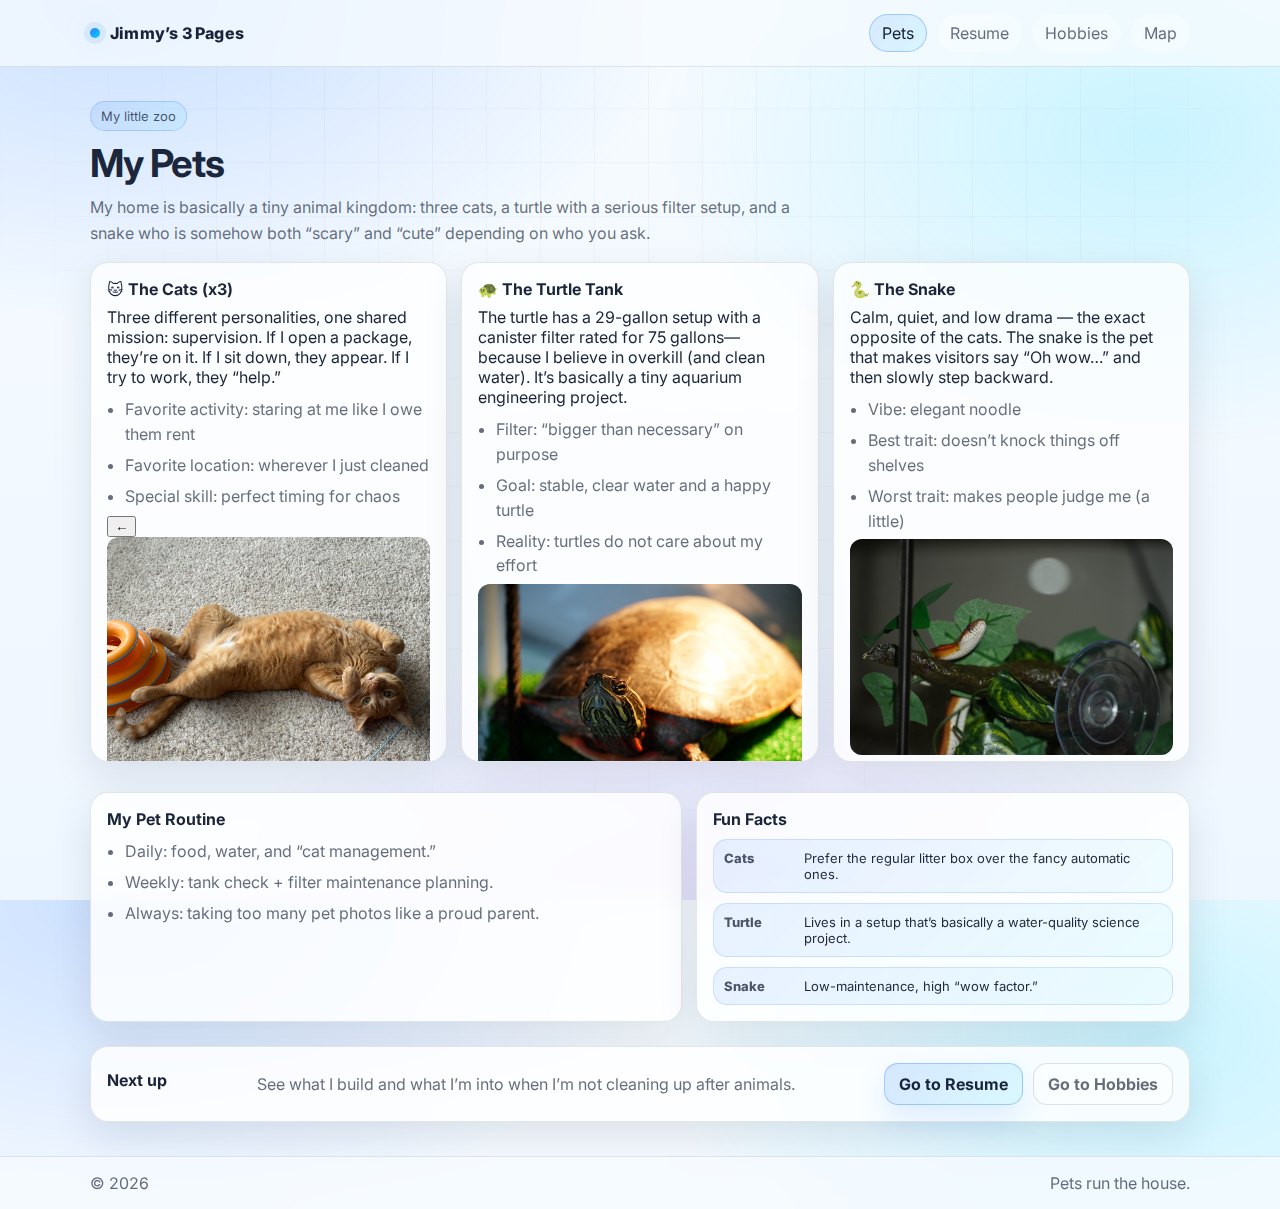
<file: index.html>
<!DOCTYPE html>
<html lang="en">
<head>
  <meta charset="utf-8"/>
  <meta name="viewport" content="width=device-width, initial-scale=1"/>
  <title>My Pets</title>
  <link rel="icon" href="images/cat-icon.png"/>
  <link rel="preconnect" href="https://fonts.googleapis.com">
  <link rel="preconnect" href="https://fonts.gstatic.com" crossorigin>
  <link href="https://fonts.googleapis.com/css2?family=Inter:wght@400;600;800&display=swap" rel="stylesheet">
  <link rel="stylesheet" href="css/reset.css"/>
  <link rel="stylesheet" href="css/style.css"/>
</head>
<body>
  <header class="site-header">
    <div class="container header-inner">
      <a class="brand" href="index.html">Jimmy’s 3 Pages</a>
      <nav class="nav">
        <a class="nav-link active" href="index.html">Pets</a>
        <a class="nav-link" href="resume.html">Resume</a>
        <a class="nav-link" href="hobbies.html">Hobbies</a>
        <a class="nav-link" href="basicmap.html">Map</a>
      </nav>
    </div>
  </header>

  <main class="container">
    <section class="hero">
      <div class="badge">My little zoo</div>
      <h1>My Pets</h1>
      <p class="lede">
        My home is basically a tiny animal kingdom: three cats, a turtle with a serious filter setup,
        and a snake who is somehow both “scary” and “cute” depending on who you ask.
      </p>

      <div class="hero-grid">
        <article class="card">
          <h2>&#128049; The Cats (x3)</h2>
          <p>
            Three different personalities, one shared mission: supervision. If I open a package,
            they’re on it. If I sit down, they appear. If I try to work, they “help.”
          </p>
          <ul class="list">
            <li>Favorite activity: staring at me like I owe them rent</li>
            <li>Favorite location: wherever I just cleaned</li>
            <li>Special skill: perfect timing for chaos</li>
          </ul>
          <button class="arrow" onclick="prev()">&#8592;</button>

          <img class="cats" src="images/cat1.jpeg" alt="A cute tabby cat sitting on a windowsill"/>
          <img class="cats" src="images/cat2.jpeg" alt="A gray and white cat with a curious expression"/>
          <img class="cats" src="images/cat3.jpeg" alt="A fluffy orange cat with serious eyes"/>

          <button class="arrow" onclick="next()">&#8594;</button>
        </article>

        <article class="card">
          <h2>&#128034; The Turtle Tank</h2>
          <p>
            The turtle has a 29-gallon setup with a canister filter rated for 75 gallons—because
            I believe in overkill (and clean water). It’s basically a tiny aquarium engineering project.
          </p>
          <ul class="list">
            <li>Filter: “bigger than necessary” on purpose</li>
            <li>Goal: stable, clear water and a happy turtle</li>
            <li>Reality: turtles do not care about my effort</li>
          </ul>
          <img src="images/turtle.jpeg" alt="A turtle"/>
        </article>

        <article class="card">
          <h2>&#128013; The Snake</h2>
          <p>
            Calm, quiet, and low drama — the exact opposite of the cats. The snake is the pet that
            makes visitors say “Oh wow…” and then slowly step backward.
          </p>
          <ul class="list">
            <li>Vibe: elegant noodle</li>
            <li>Best trait: doesn’t knock things off shelves</li>
            <li>Worst trait: makes people judge me (a little)</li>
          </ul>
          <img src="images/snake.jpeg" alt="A snake coiled up in a terrarium"/>
        </article>
      </div>
    </section>

    <section class="split">
      <div class="card">
        <h2>My Pet Routine</h2>
        <ul class="list">
          <li>Daily: food, water, and “cat management.”</li>
          <li>Weekly: tank check + filter maintenance planning.</li>
          <li>Always: taking too many pet photos like a proud parent.</li>
        </ul>
      </div>

      <div class="card">
        <h2>Fun Facts</h2>
        <div class="timeline">
          <div class="step">
            <span class="time">Cats</span>
            <span class="desc">Prefer the regular litter box over the fancy automatic ones.</span>
          </div>
          <div class="step">
            <span class="time">Turtle</span>
            <span class="desc">Lives in a setup that’s basically a water-quality science project.</span>
          </div>
          <div class="step">
            <span class="time">Snake</span>
            <span class="desc">Low-maintenance, high “wow factor.”</span>
          </div>
        </div>
      </div>
    </section>

    <section class="footer-cta">
      <div class="card cta">
        <h2>Next up</h2>
        <p class="muted">See what I build and what I’m into when I’m not cleaning up after animals.</p>
        <div class="cta-row">
          <a class="button" href="resume.html">Go to Resume</a>
          <a class="button ghost" href="hobbies.html">Go to Hobbies</a>
        </div>
      </div>
    </section>
  </main>

  <footer class="site-footer">
    <div class="container footer-inner">
      <span class="muted">© 2026</span>
      <span class="muted">Pets run the house.</span>
    </div>
  </footer>
  <script src="index.js"></script>
</body>
</html>
</file>
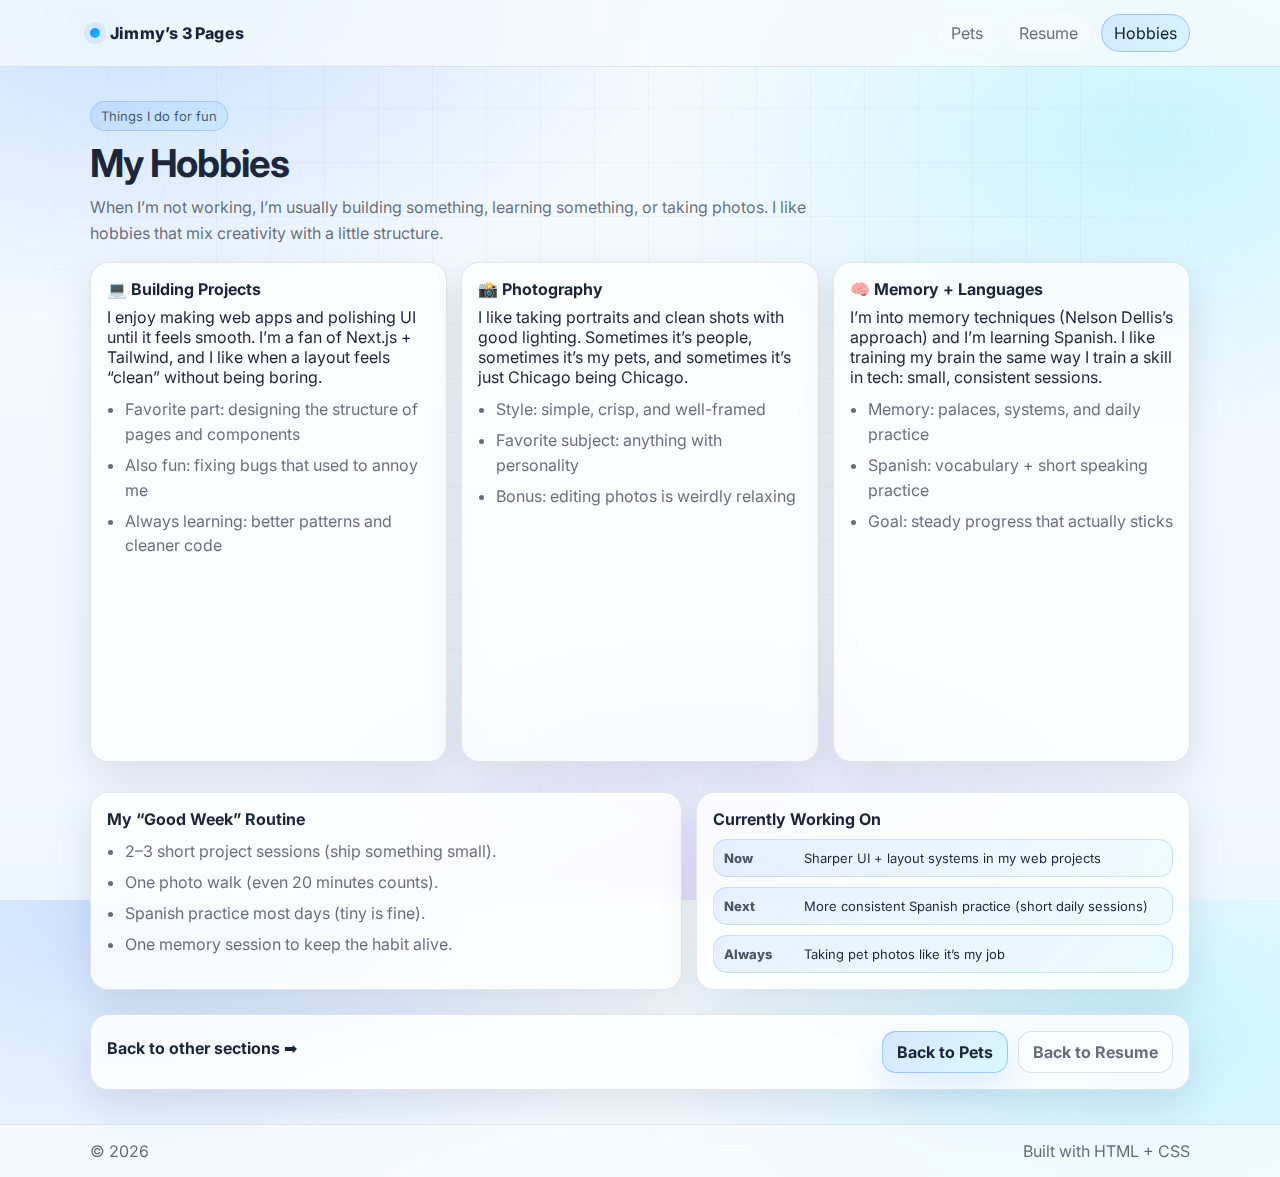
<file: hobbies.html>
<!DOCTYPE html>
<html lang="en">
<head>
  <meta charset="utf-8"/>
  <meta name="viewport" content="width=device-width, initial-scale=1"/>
  <title>My Hobbies</title>
  <link rel="icon" href="images/hobby.png"/>
  <link rel="preconnect" href="https://fonts.googleapis.com">
  <link rel="preconnect" href="https://fonts.gstatic.com" crossorigin>
  <link href="https://fonts.googleapis.com/css2?family=Inter:wght@400;600;800&display=swap" rel="stylesheet">
  <link rel="stylesheet" href="css/reset.css"/>
  <link rel="stylesheet" href="css/style.css"/>
</head>
<body>
  <header class="site-header">
    <div class="container header-inner">
      <a class="brand" href="index.html">Jimmy’s 3 Pages</a>
      <nav class="nav">
        <a class="nav-link" href="index.html">Pets</a>
        <a class="nav-link" href="resume.html">Resume</a>
        <a class="nav-link active" href="hobbies.html">Hobbies</a>
      </nav>
    </div>
  </header>

  <main class="container">
    <section class="hero">
      <div class="badge">Things I do for fun</div>
      <h1>My Hobbies</h1>
      <p class="lede">
        When I’m not working, I’m usually building something, learning something, or taking photos.
        I like hobbies that mix creativity with a little structure.
      </p>

      <div class="hero-grid">
        <article class="card">
          <h2>&#128187; Building Projects</h2>
          <p>
            I enjoy making web apps and polishing UI until it feels smooth. I’m a fan of Next.js + Tailwind,
            and I like when a layout feels “clean” without being boring.
          </p>
          <ul class="list">
            <li>Favorite part: designing the structure of pages and components</li>
            <li>Also fun: fixing bugs that used to annoy me</li>
            <li>Always learning: better patterns and cleaner code</li>
          </ul>
        </article>

        <article class="card">
          <h2>&#128248; Photography</h2>
          <p>
            I like taking portraits and clean shots with good lighting. Sometimes it’s people, sometimes it’s
            my pets, and sometimes it’s just Chicago being Chicago.
          </p>
          <ul class="list">
            <li>Style: simple, crisp, and well-framed</li>
            <li>Favorite subject: anything with personality</li>
            <li>Bonus: editing photos is weirdly relaxing</li>
          </ul>
        </article>

        <article class="card">
          <h2>&#129504; Memory + Languages</h2>
          <p>
            I’m into memory techniques (Nelson Dellis’s approach) and I’m learning Spanish.
            I like training my brain the same way I train a skill in tech: small, consistent sessions.
          </p>
          <ul class="list">
            <li>Memory: palaces, systems, and daily practice</li>
            <li>Spanish: vocabulary + short speaking practice</li>
            <li>Goal: steady progress that actually sticks</li>
          </ul>
        </article>
      </div>
    </section>

    <section class="split">
      <div class="card">
        <h2>My “Good Week” Routine</h2>
        <ul class="list">
          <li>2–3 short project sessions (ship something small).</li>
          <li>One photo walk (even 20 minutes counts).</li>
          <li>Spanish practice most days (tiny is fine).</li>
          <li>One memory session to keep the habit alive.</li>
        </ul>
      </div>

      <div class="card">
        <h2>Currently Working On</h2>
        <div class="timeline">
          <div class="step">
            <span class="time">Now</span>
            <span class="desc">Sharper UI + layout systems in my web projects</span>
          </div>
          <div class="step">
            <span class="time">Next</span>
            <span class="desc">More consistent Spanish practice (short daily sessions)</span>
          </div>
          <div class="step">
            <span class="time">Always</span>
            <span class="desc">Taking pet photos like it’s my job</span>
          </div>
        </div>
      </div>
    </section>

    <section class="footer-cta">
      <div class="card cta">
        <h2>Back to other sections ➡ </h2>
        <div class="cta-row">
          <a class="button" href="index.html">Back to Pets</a>
          <a class="button ghost" href="resume.html">Back to Resume</a>
        </div>
      </div>
    </section>
  </main>

  <footer class="site-footer">
    <div class="container footer-inner">
      <span class="muted">© 2026</span>
      <span class="muted">Built with HTML + CSS</span>
    </div>
  </footer>
</body>
</html>
</file>
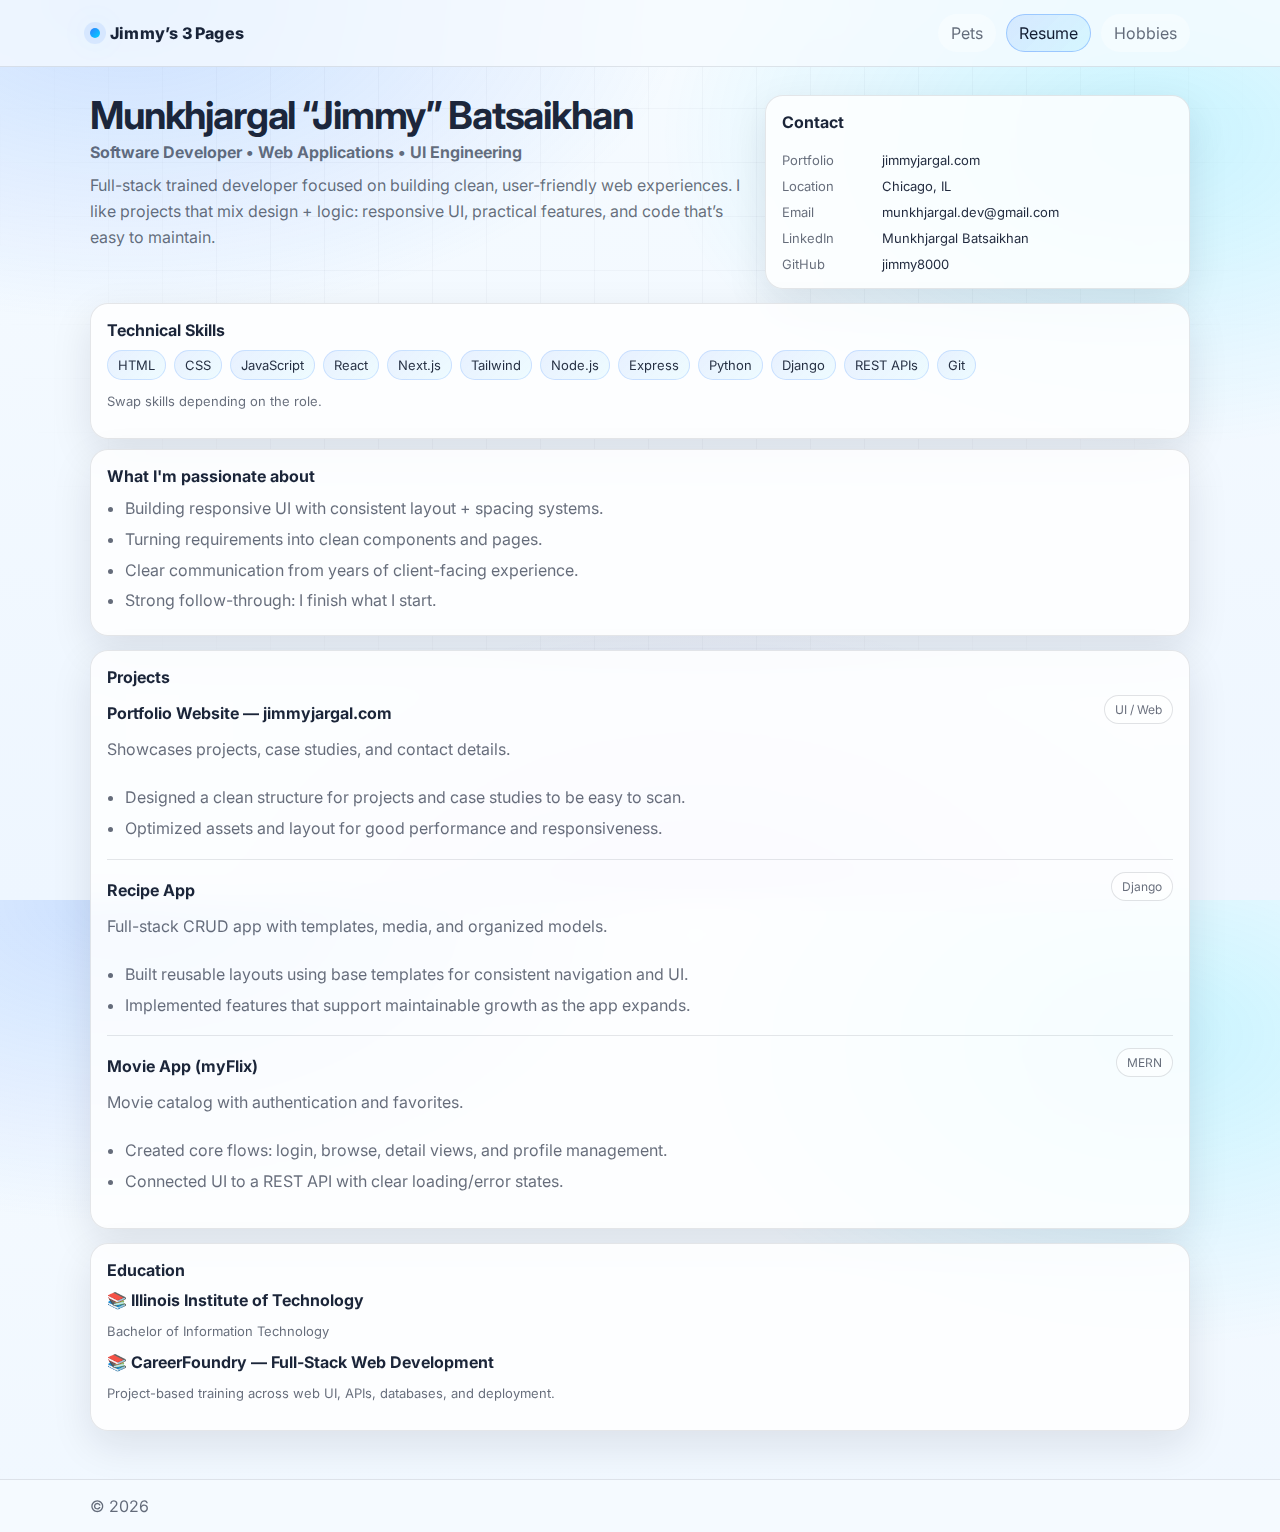
<file: resume.html>
<!DOCTYPE html>
<html lang="en">
<head>
  <meta charset="utf-8"/>
  <meta name="viewport" content="width=device-width, initial-scale=1"/>
  <title>Resume</title>
  <link rel="icon" href="images/businessman.png"/>
  <link rel="preconnect" href="https://fonts.googleapis.com">
  <link rel="preconnect" href="https://fonts.gstatic.com" crossorigin>
  <link href="https://fonts.googleapis.com/css2?family=Inter:wght@400;600;800&display=swap" rel="stylesheet">
  <link rel="stylesheet" href="css/style.css"/>
</head>
<body>
  <header class="site-header">
    <div class="container header-inner">
      <a class="brand" href="index.html">Jimmy’s 3 Pages</a>
      <nav class="nav">
        <a class="nav-link" href="index.html">Pets</a>
        <a class="nav-link active" href="resume.html">Resume</a>
        <a class="nav-link" href="hobbies.html">Hobbies</a>
      </nav>
    </div>
  </header>

  <main class="container resume">
    <section class="resume-top">
      <div>
        <h1 class="resume-name">Munkhjargal “Jimmy” Batsaikhan</h1>
        <p class="resume-title">Software Developer • Web Applications • UI Engineering</p>
        <p class="lede">
          Full-stack trained developer focused on building clean, user-friendly web experiences.
          I like projects that mix design + logic: responsive UI, practical features, and code that’s easy to maintain.
        </p>
      </div>

      <aside class="card resume-card">
        <h2>Contact</h2>
        <ul class="meta">
          <li><span class="k">Portfolio</span><a class="v" href="https://jimmyjargal.com" target="_blank">jimmyjargal.com</a></li>
          <li><span class="k">Location</span><a class="v" href="https://www.google.com/maps/place/Chicago,+IL" target="_blank">Chicago, IL</a></li>
          <li><span class="k">Email</span><a class="v" href="mailto:munkhjargal.dev@gmail.com" target="_blank">munkhjargal.dev@gmail.com</a></li>
          <li><span class="k">LinkedIn</span><a class="v" href="https://www.linkedin.com/in/munkhjargal-batsaikhan/" target="_blank">Munkhjargal Batsaikhan</a></li>
          <li><span class="k">GitHub</span><a class="v" href="https://github.com/jimmy8000" target="_blank">jimmy8000</a></li>
        </ul>
      </aside>
    </section>

    <section class="resume-grid">
      <div class="card">
        <h2>Technical Skills</h2>
        <div class="pill-row">
          <span class="pill">HTML</span>
          <span class="pill">CSS</span>
          <span class="pill">JavaScript</span>
          <span class="pill">React</span>
          <span class="pill">Next.js</span>
          <span class="pill">Tailwind</span>
          <span class="pill">Node.js</span>
          <span class="pill">Express</span>
          <span class="pill">Python</span>
          <span class="pill">Django</span>
          <span class="pill">REST APIs</span>
          <span class="pill">Git</span>
        </div>
        <p class="small muted">Swap skills depending on the role.</p>
      </div>

      <div class="card">
        <h2>What I'm passionate about</h2>
        <ul class="list">
          <li>Building responsive UI with consistent layout + spacing systems.</li>
          <li>Turning requirements into clean components and pages.</li>
          <li>Clear communication from years of client-facing experience.</li>
          <li>Strong follow-through: I finish what I start.</li>
        </ul>
      </div>
    </section>

    <section class="card">
      <h2>Projects</h2>

      <div class="proj">
        <div class="proj-head">
          <div>
            <h3>Portfolio Website — jimmyjargal.com</h3>
            <p class="muted">Showcases projects, case studies, and contact details.</p>
          </div>
          <span class="tag">UI / Web</span>
        </div>
        <ul class="list">
          <li>Designed a clean structure for projects and case studies to be easy to scan.</li>
          <li>Optimized assets and layout for good performance and responsiveness.</li>
        </ul>
      </div>

      <div class="proj">
        <div class="proj-head">
          <div>
            <h3>Recipe App</h3>
            <p class="muted">Full-stack CRUD app with templates, media, and organized models.</p>
          </div>
          <span class="tag">Django</span>
        </div>
        <ul class="list">
          <li>Built reusable layouts using base templates for consistent navigation and UI.</li>
          <li>Implemented features that support maintainable growth as the app expands.</li>
        </ul>
      </div>

      <div class="proj">
        <div class="proj-head">
          <div>
            <h3>Movie App (myFlix)</h3>
            <p class="muted">Movie catalog with authentication and favorites.</p>
          </div>
          <span class="tag">MERN</span>
        </div>
        <ul class="list">
          <li>Created core flows: login, browse, detail views, and profile management.</li>
          <li>Connected UI to a REST API with clear loading/error states.</li>
        </ul>
      </div>
    </section>

    <section class="resume-grid">
      <div class="card">
        <h2>Education</h2>
        <div class="edu">
          <h3>&#128218; Illinois Institute of Technology</h3>
          <p class="muted small">Bachelor of Information Technology</p>
        </div>
        <div class="edu">
          <h3>&#128218; CareerFoundry — Full-Stack Web Development</h3>
          <p class="muted small">Project-based training across web UI, APIs, databases, and deployment.</p>
        </div>
      </div>
    </section>
  </main>

  <footer class="site-footer">
    <div class="container footer-inner">
      <span class="muted">© 2026</span>
    </div>
  </footer>
</body>
</html>
</file>
<file: css/style.css>
:root{
  --bg0: #f6fbff;
  --bg1: #eef6ff;
  --card: rgba(255, 255, 255, 0.72);
  --border: rgba(8, 18, 40, 0.10);

  --text: rgba(8, 18, 40, 0.92);
  --muted: rgba(8, 18, 40, 0.62);

  --accent: #2f7dff;
  --accent2: #00d4ff;
  --accent3: #a855f7;

  --shadow: 0 14px 40px rgba(15, 23, 42, 0.10);
  --shadow2: 0 18px 60px rgba(47, 125, 255, 0.14);

  --radius: 18px;
}
gmp-map {
  height: 800px;
  width: 80%;
  position: relative;
  margin: 0 auto;
  padding: 10px;
  border-radius: 12px;
  background: rgba(255,255,255,0.9);
  box-shadow: 0 8px 24px rgba(0,0,0,0.12);
}
#search-input {
  display: block;
  width: 80%;
  margin: 0 auto;
  padding: 12px;
  font-size: 16px;
  border: 1px solid #ccc;
  border-bottom: none;
  box-sizing: border-box;
  outline: none;
}
.map-ui button{
  padding: 8px 10px;
  border-radius: 10px;
  border: 1px solid #ddd;
  background: white;
  cursor: pointer;
}
* { box-sizing: border-box; }
html, body { height: 100%; }
body{
  margin: 0;
  font-family: Inter, system-ui, -apple-system, Segoe UI, Roboto, Arial, sans-serif;
  color: var(--text);

  background:
    radial-gradient(900px 520px at 10% 0%, rgba(47,125,255,0.22), transparent 62%),
    radial-gradient(820px 520px at 90% 15%, rgba(0,212,255,0.18), transparent 60%),
    radial-gradient(900px 600px at 55% 105%, rgba(168,85,247,0.12), transparent 55%),
    linear-gradient(180deg, var(--bg0), var(--bg1));
  overflow-x: hidden;
}

body::before{
  content:"";
  position: fixed;
  inset: 0;
  pointer-events: none;
  background:
    linear-gradient(to right, rgba(8,18,40,0.05) 1px, transparent 1px),
    linear-gradient(to bottom, rgba(8,18,40,0.05) 1px, transparent 1px);
  background-size: 54px 54px;
  mask-image: radial-gradient(ellipse at 50% 20%, black 40%, transparent 75%);
  opacity: 0.6;
}

a { color: inherit; text-decoration: none; }
.container { width: min(1100px, 92%); margin: 0 auto; }

/* Header */
.site-header{
  position: sticky;
  top: 0;
  z-index: 10;
  background: rgba(246, 251, 255, 0.72);
  border-bottom: 1px solid var(--border);
  backdrop-filter: blur(14px);
}
.header-inner{
  display: flex;
  align-items: center;
  justify-content: space-between;
  padding: 14px 0;
}

.brand{
  font-weight: 800;
  letter-spacing: 0.2px;
  display: inline-flex;
  gap: 10px;
  align-items: center;
}
.brand::before{
  content:"";
  width: 10px;
  height: 10px;
  border-radius: 999px;
  background: linear-gradient(135deg, var(--accent), var(--accent2));
  box-shadow: 0 0 0 6px rgba(47,125,255,0.10), 0 0 30px rgba(0,212,255,0.25);
}
.brand:hover{
  color: var(--accent);
  background-color: rgba(255,255,255,0.45);
  box-shadow: 0 0 0 6px rgba(47,125,255,0.18), 0 0 40px rgba(0,212,255,0.35);
  transition: 160ms ease;
}

.nav{ display: flex; gap: 10px; }
.nav-link{
  padding: 8px 12px;
  border-radius: 999px;
  border: 1px solid transparent;
  color: var(--muted);
  background: rgba(255,255,255,0.35);
}
.nav-link:hover{
  border-color: rgba(47,125,255,0.25);
  color: var(--text);
  box-shadow: 0 10px 30px rgba(47,125,255,0.10);
}
.nav-link.active{
  color: rgba(8, 18, 40, 0.95);
  border-color: rgba(47,125,255,0.35);
  background: linear-gradient(135deg, rgba(47,125,255,0.14), rgba(0,212,255,0.10));
}


/* Typography */
.hero{ padding: 34px 0 16px; }

.badge{
  display: inline-block;
  padding: 6px 10px;
  border: 1px solid rgba(47,125,255,0.25);
  border-radius: 999px;
  color: rgba(8,18,40,0.70);
  background: linear-gradient(135deg, rgba(47,125,255,0.12), rgba(0,212,255,0.08));
  font-size: 13px;
}

h1{
  margin: 12px 0 10px;
  font-size: clamp(30px, 3vw, 46px);
  line-height: 1.06;
  letter-spacing: -0.03em;
}
.lede{
  margin: 0 0 16px;
  color: var(--muted);
  font-size: 16px;
  line-height: 1.65;
  max-width: 72ch;
}

.small{ font-size: 13px; }
.muted{ color: var(--muted); }

/* Cards + layout */
.hero-grid{
  display: grid;
  grid-template-columns: repeat(3, 1fr);
  gap: 14px;
  margin-top: 14px;
}

.hero .card{
  position: relative;
  background: var(--card);
  border: 1px solid var(--border);
  border-radius: var(--radius);
  padding: 16px;
  box-shadow: var(--shadow);
  backdrop-filter: blur(14px);
  transform: translateZ(0);
  height: 500px;

  overflow-y: auto;
  overflow-x: hidden; 
}
.card{
  position: relative;
  background: rgba(255, 255, 255, 0.82);
  border: 1px solid var(--border);
  border-radius: var(--radius);
  padding: 16px;
  box-shadow: var(--shadow);
  backdrop-filter: blur(14px);
  transform: translateZ(0);
}

.card img{
  max-width: 100%;
  height: auto;
  border-radius: 12px;
}

.card:hover{
  box-shadow: var(--shadow2);
  transform: translateY(-2px);
  transition: 160ms ease;
}

.card h2{ margin: 0 0 8px; font-size: 16px; }
.card h3{ margin: 8px 0; font-size: 16px; }

.list{
  margin: 10px 0 0;
  padding-left: 18px;
  color: var(--muted);
  line-height: 1.55;
}
.list li{ margin: 6px 0; }

.pill-row{
  display: flex;
  flex-wrap: wrap;
  gap: 8px;
  margin: 10px 0;
}
.pill{
  font-size: 13px;
  color: rgba(8,18,40,0.88);
  border: 1px solid rgba(47,125,255,0.18);
  background: linear-gradient(135deg, rgba(47,125,255,0.10), rgba(0,212,255,0.06));
  padding: 6px 10px;
  border-radius: 999px;
}
.pill:hover{
  background: linear-gradient(135deg, rgba(47,125,255,0.18), rgba(0,212,255,0.12));
  box-shadow: 0 10px 30px rgba(47,125,255,0.10);
  transition: 160ms ease;
}

.split{
  display: grid;
  grid-template-columns: 1.2fr 1fr;
  gap: 14px;
  padding: 14px 0;
}

.footer-cta{ padding: 10px 0 34px; }
.cta{
  display: flex;
  align-items: center;
  justify-content: space-between;
  gap: 12px;
}
.cta-row{ display: flex; gap: 10px; flex-wrap: wrap; }

/* Buttons */
.button{
  display: inline-block;
  padding: 10px 14px;
  border-radius: 14px;
  border: 1px solid rgba(47,125,255,0.35);
  background: linear-gradient(135deg, rgba(47,125,255,0.18), rgba(0,212,255,0.12));
  color: rgba(8,18,40,0.92);
  font-weight: 700;
  box-shadow: 0 14px 30px rgba(47,125,255,0.14);
}
.button:hover{
  transform: translateY(-1px);
  box-shadow: 0 18px 44px rgba(0,212,255,0.18);
  transition: 160ms ease;
}
.button.ghost{
  border-color: rgba(8,18,40,0.12);
  background: rgba(255,255,255,0.45);
  color: var(--muted);
  box-shadow: none;
}

/* Footer */
.site-footer{
  border-top: 1px solid var(--border);
  background: rgba(246, 251, 255, 0.72);
  backdrop-filter: blur(14px);
  position: relative;
  bottom: 0;
  width: 100%;
}
.footer-inner{
  padding: 16px 0;
  display: flex;
  justify-content: space-between;
  gap: 10px;
  flex-wrap: wrap;
}

/* Resume-specific */
.resume{ padding: 28px 0 34px; }
.resume-top{
  display: grid;
  grid-template-columns: 1.4fr 0.9fr;
  gap: 14px;
  align-items: start;
}
.resume-name{ margin: 0 0 6px; }
.resume-title{ margin: 0 0 10px; color: var(--muted); font-weight: 700; }

.resume-card h2{ margin-bottom: 20px; }
.meta{
  list-style: none;
  padding: 0;
  margin: 0;
  display: grid;
  gap: 10px;
}
.meta li{
  display: grid;
  grid-template-columns: 90px 1fr;
  gap: 10px;
  align-items: baseline;
}
.meta .k{ color: var(--muted); font-size: 13px; }
.meta .v{ color: rgba(8,18,40,0.90); font-size: 13px; }
.meta .v:hover{
  color: var(--accent);
  transform: scale(1.02);
  transition: 160ms ease;
}

.resume-grid{
  display: flex;
  flex-direction: column;
  padding: 14px 0;
  gap: 10px;
}

.proj{ padding: 12px 0; border-top: 1px solid rgba(8,18,40,0.10); }
.proj:first-of-type{ border-top: none; padding-top: 0; }

.proj-head{
  display: flex;
  align-items: flex-start;
  justify-content: space-between;
  gap: 10px;
}
.tag{
  font-size: 12px;
  padding: 6px 10px;
  border-radius: 999px;
  border: 1px solid rgba(8,18,40,0.12);
  color: var(--muted);
  background: rgba(255,255,255,0.55);
}

.role{ margin-top: 6px; }
.role-top{
  display: flex;
  justify-content: space-between;
  gap: 10px;
  align-items: baseline;
}
.edu{ margin-top: 10px; }

/* Timeline */
.timeline{ display: grid; gap: 10px; margin-top: 10px; }
.step{
  display: grid;
  grid-template-columns: 70px 1fr;
  gap: 10px;
  padding: 10px;
  border-radius: 14px;
  border: 1px solid rgba(47,125,255,0.18);
  background: linear-gradient(135deg, rgba(47,125,255,0.10), rgba(0,212,255,0.05));
}
.time{
  color: rgba(8,18,40,0.70);
  font-weight: 800;
  font-size: 13px;
}
.desc{
  color: rgba(8,18,40,0.90);
  font-size: 13px;
}

/* Mobile */
@media (max-width: 900px){
  .hero-grid{ grid-template-columns: 1fr; }
  .split{ grid-template-columns: 1fr; }
  .resume-top{ grid-template-columns: 1fr; }
  .resume-grid{ grid-template-columns: 1fr; }
  .cta{ flex-direction: column; align-items: flex-start; }
}
</file>
